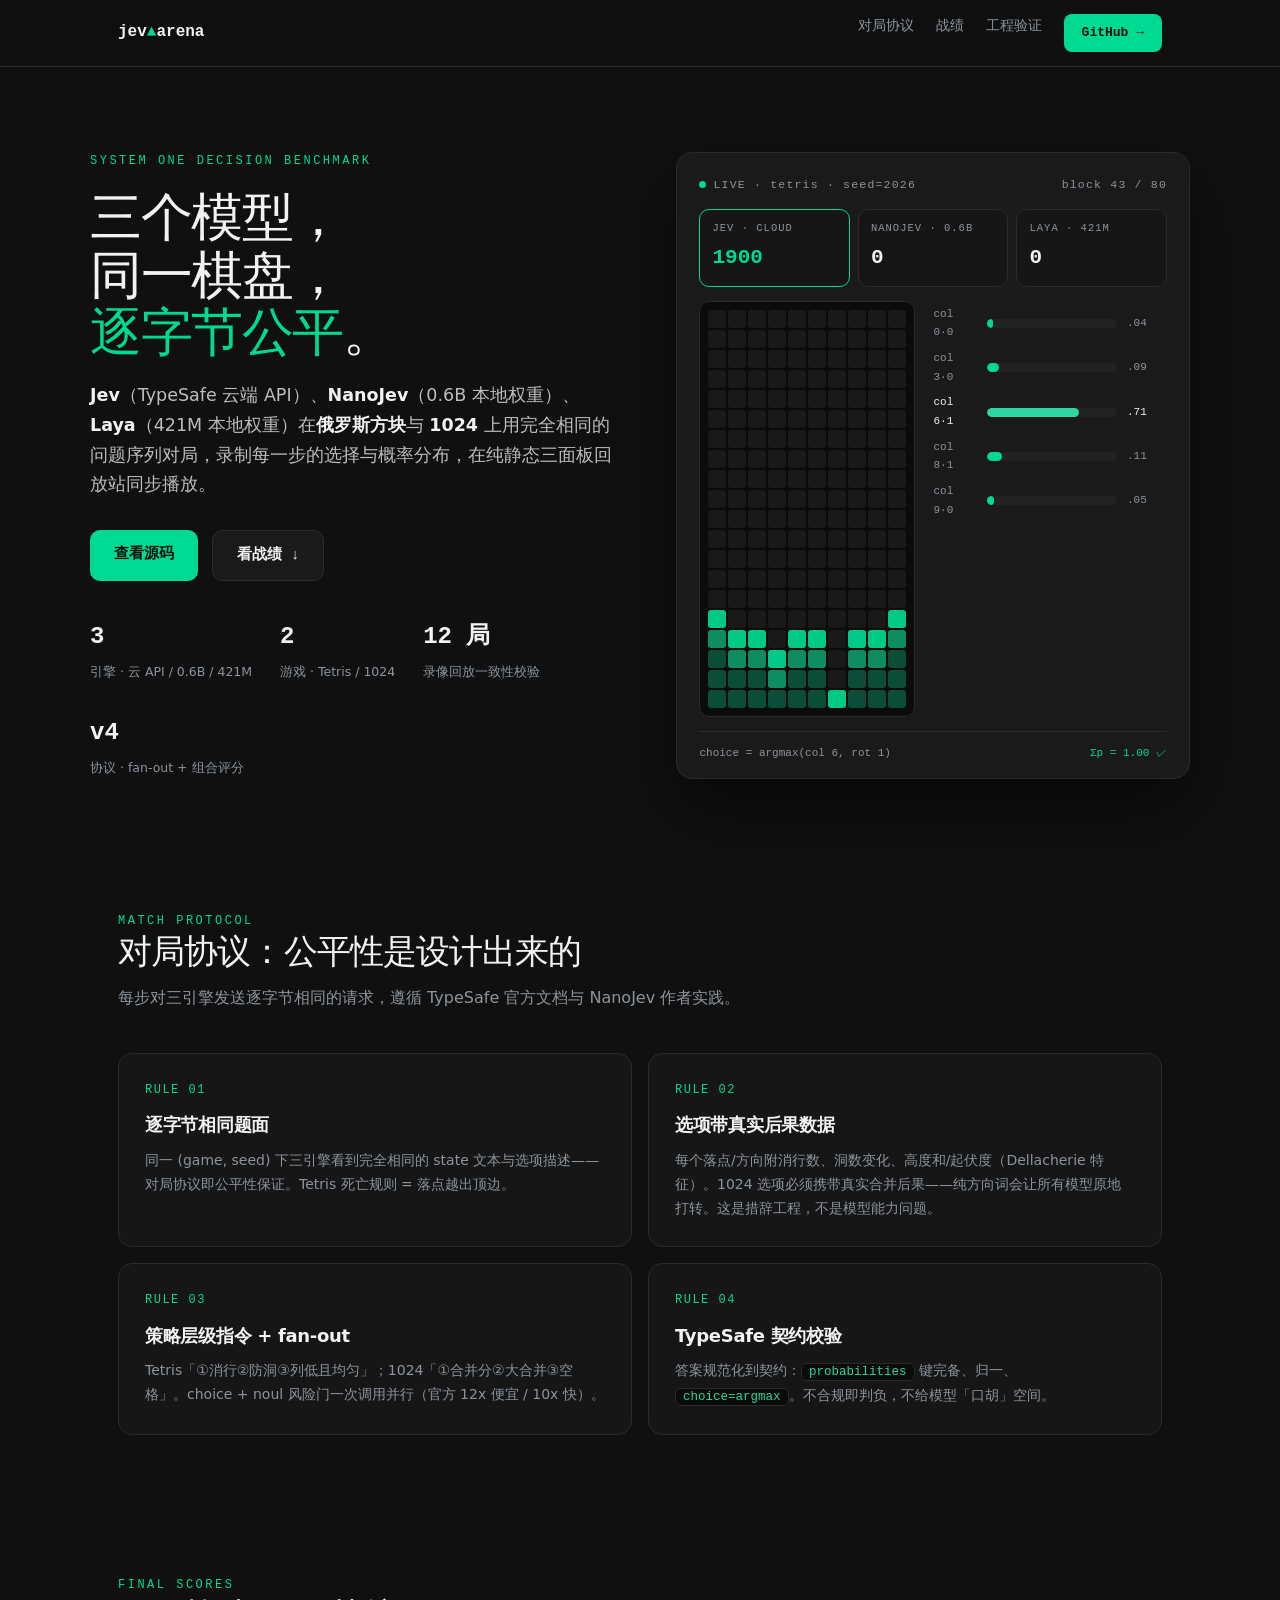
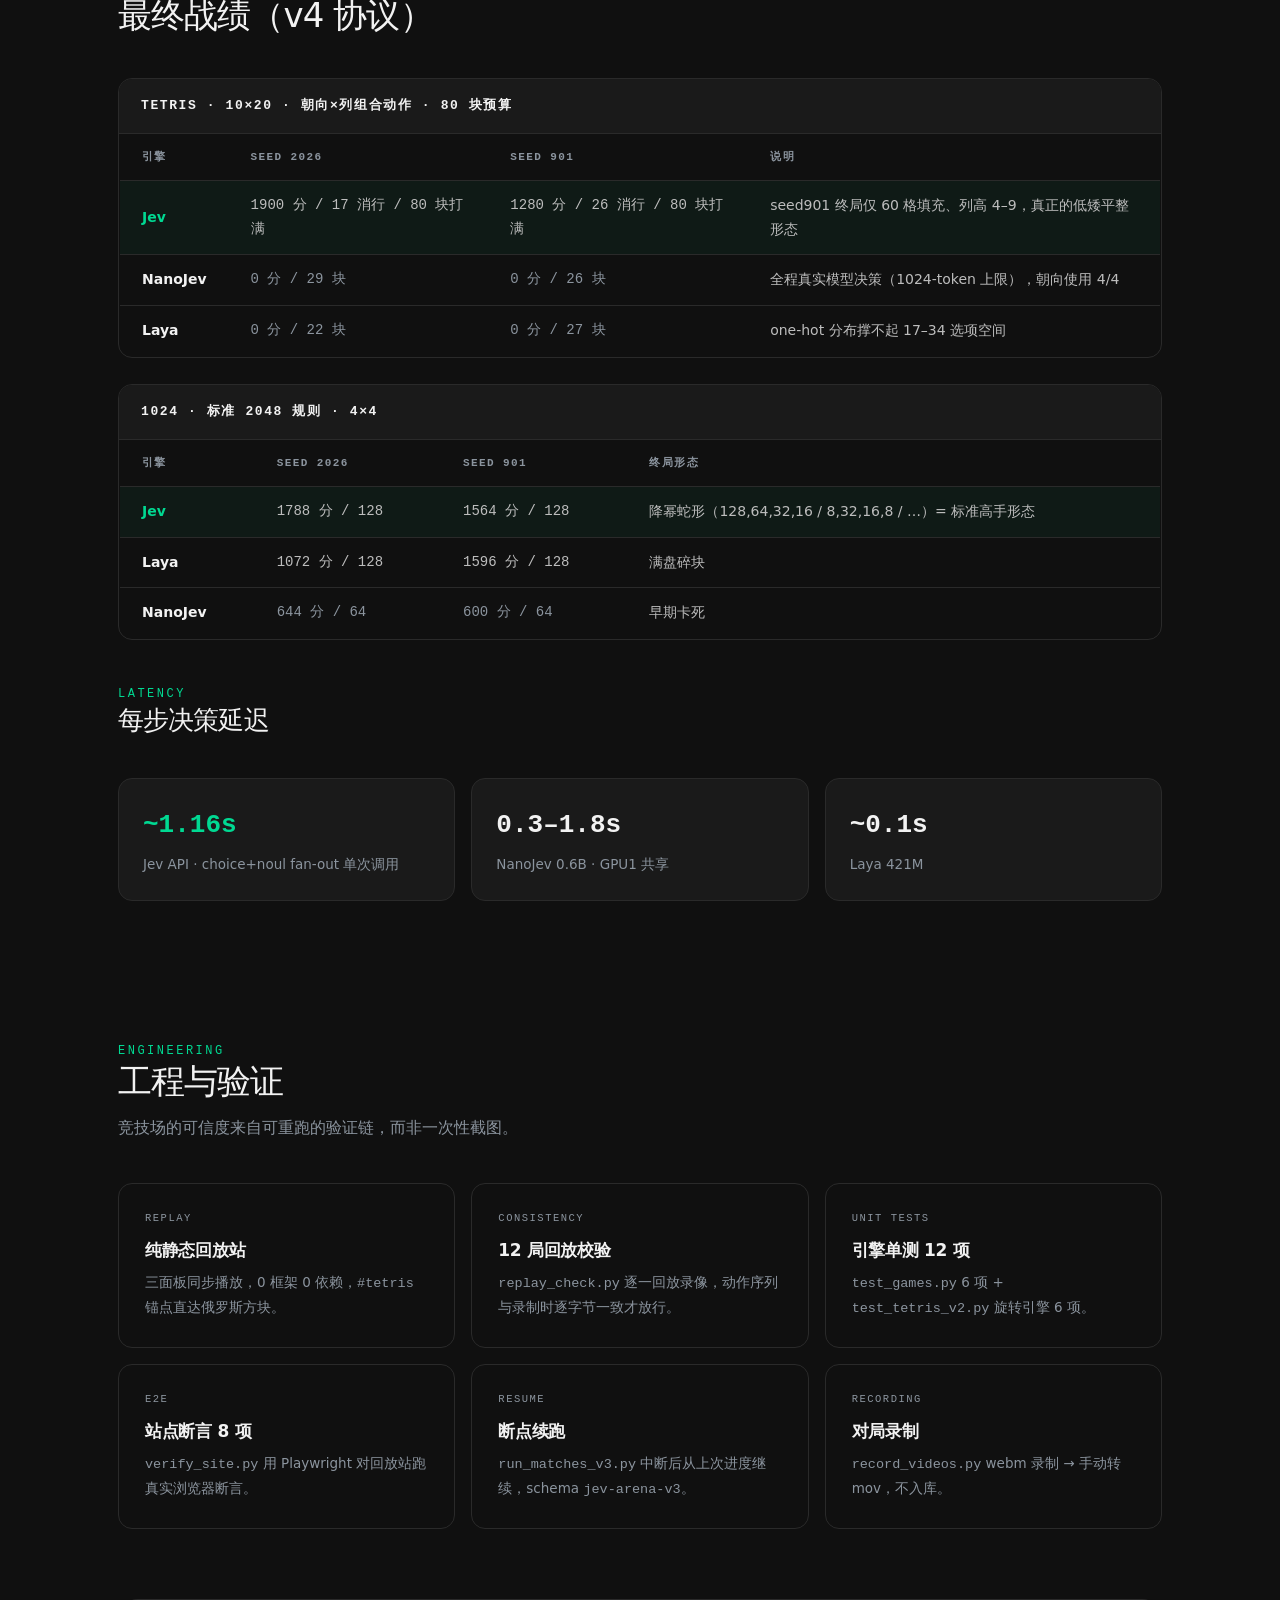
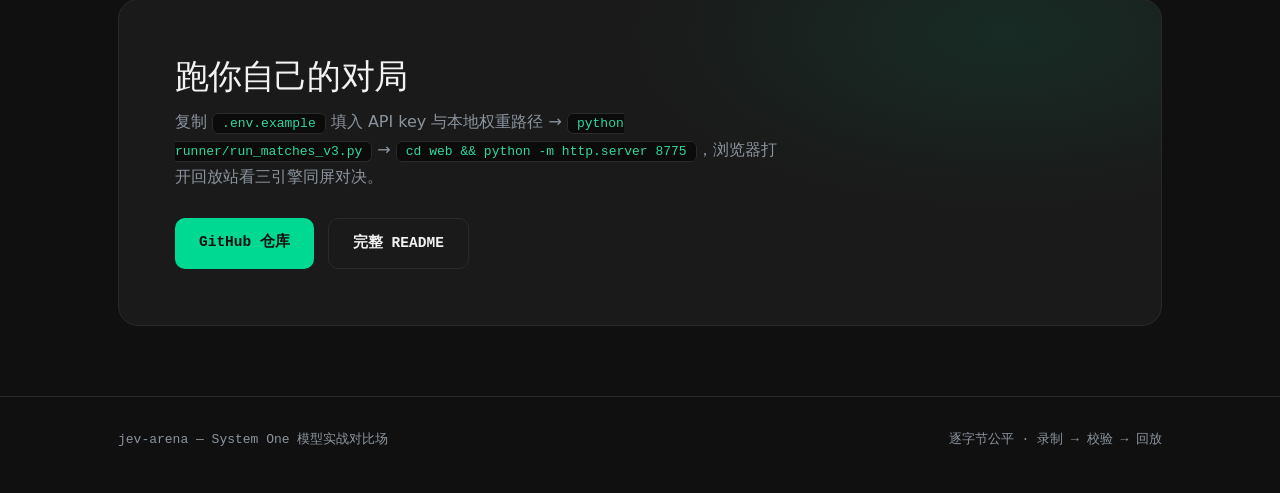
<file: docs/index.html>
<!DOCTYPE html>
<html lang="zh-CN">
<head>
<meta charset="UTF-8">
<meta name="viewport" content="width=device-width, initial-scale=1.0">
<title>jev-arena — System One 模型实战对比场</title>
<link rel="icon" type="image/svg+xml" href="favicon.svg">
<meta name="description" content="Jev（TypeSafe 云端）、NanoJev（0.6B）、Laya（421M）三引擎在俄罗斯方块与 1024 上逐字节公平对局，录制每步选择与概率分布，纯静态三面板回放站同步播放。">
<style>
:root{
  --primary:#00d992; --primary-soft:#2fd6a1; --primary-deep:#10b981; --on-primary:#101010;
  --ink:#f2f2f2; --ink-strong:#ffffff; --body:#bdbdbd; --mute:#8b949e; --hairline:#2a2a2a;
  --canvas:#101010; --canvas-soft:#1a1a1a; --canvas-elev:#161616;
  --danger:#e0604c; --warn:#e8a55a;
  --mono:"JetBrains Mono","SFMono-Regular",Consolas,"Courier New",monospace;
  --sans:"Inter","PingFang SC","Microsoft YaHei",system-ui,-apple-system,"Segoe UI",sans-serif;
}
*{margin:0;padding:0;box-sizing:border-box}
html{scroll-behavior:smooth}
body{background:var(--canvas);color:var(--body);font-family:var(--sans);line-height:1.7;font-size:16px}
::selection{background:var(--primary);color:var(--on-primary)}
.wrap{max-width:1100px;margin:0 auto;padding:0 28px}
a{color:var(--primary);text-decoration:none}
a:hover{text-decoration:underline}
.eyebrow{font-family:var(--mono);font-size:12px;letter-spacing:2.5px;text-transform:uppercase;color:var(--primary)}
h1,h2,h3{color:var(--ink);font-weight:400;font-family:var(--sans)}
h2{font-size:34px;line-height:1.2;letter-spacing:-0.9px}
h3{font-size:18px;font-weight:600;letter-spacing:-0.3px}
.mono{font-family:var(--mono)}

nav{position:sticky;top:0;z-index:50;background:rgba(16,16,16,.82);backdrop-filter:blur(14px);-webkit-backdrop-filter:blur(14px);border-bottom:1px solid var(--hairline)}
.nav-in{max-width:1100px;margin:0 auto;padding:14px 28px;display:flex;align-items:center;gap:24px}
.brand{font-family:var(--mono);font-size:16px;color:var(--ink);font-weight:600}
.brand b{color:var(--primary)}
nav .links{margin-left:auto;display:flex;gap:22px;font-size:14px}
nav .links a{color:var(--mute)}
nav .links a:hover{color:var(--ink);text-decoration:none}
.nav-cta{background:var(--primary);color:var(--on-primary)!important;padding:8px 18px;border-radius:8px;font-weight:600;font-family:var(--mono);font-size:13px}
.nav-cta:hover{background:var(--primary-soft);text-decoration:none}

.hero{padding:84px 0 60px;display:grid;grid-template-columns:1.02fr .98fr;gap:52px;align-items:center}
.hero h1{font-size:52px;line-height:1.1;letter-spacing:-1.4px;margin:18px 0 20px}
.hero h1 em{font-style:normal;color:var(--primary)}
.hero .lede{font-size:17.5px;max-width:33em}
.hero .lede b{color:var(--ink);font-weight:600}
.hero-actions{display:flex;gap:14px;margin-top:30px;flex-wrap:wrap}
.btn{display:inline-block;padding:12px 24px;border-radius:10px;font-weight:600;font-size:14.5px;font-family:var(--mono);transition:transform .15s, background .15s, border-color .15s}
.btn:hover{text-decoration:none;transform:translateY(-1px)}
.btn-primary{background:var(--primary);color:var(--on-primary)}
.btn-primary:hover{background:var(--primary-soft)}
.btn-ghost{border:1px solid var(--hairline);color:var(--ink);background:var(--canvas-soft)}
.btn-ghost:hover{border-color:var(--mute)}
.hero-facts{display:flex;gap:28px;margin-top:36px;flex-wrap:wrap}
.fact b{display:block;font-family:var(--mono);font-size:24px;color:var(--ink);font-weight:600}
.fact span{font-size:12.5px;color:var(--mute)}

/* ── arena panel ── */
.arena{background:var(--canvas-soft);border:1px solid var(--hairline);border-radius:16px;padding:22px 22px 16px;box-shadow:0 30px 70px rgba(0,0,0,.5)}
.a-head{display:flex;justify-content:space-between;align-items:center;font-family:var(--mono);font-size:11.5px;color:var(--mute);letter-spacing:1.2px;margin-bottom:14px}
.live-dot{width:7px;height:7px;border-radius:50%;background:var(--primary);display:inline-block;margin-right:7px;animation:pulse 1.6s infinite}
@keyframes pulse{0%,100%{opacity:1}50%{opacity:.35}}
.scorebar{display:grid;grid-template-columns:1fr 1fr 1fr;gap:8px;margin-bottom:14px}
.eng{border:1px solid var(--hairline);border-radius:10px;padding:10px 12px;background:var(--canvas-elev)}
.eng .nm{font-family:var(--mono);font-size:10.5px;letter-spacing:1px;color:var(--mute)}
.eng .sc{font-family:var(--mono);font-size:21px;font-weight:600;color:var(--ink);margin-top:2px}
.eng.lead{border-color:var(--primary)}
.eng.lead .sc{color:var(--primary)}
.a-body{display:grid;grid-template-columns:auto 1fr;gap:18px;align-items:start}
.board{display:grid;grid-template-columns:repeat(10,18px);grid-auto-rows:18px;gap:2px;background:#0b0b0b;padding:8px;border-radius:10px;border:1px solid var(--hairline)}
.cell{background:#191919;border-radius:3px}
.cell.f1{background:var(--primary);opacity:.92}
.cell.f2{background:var(--primary-deep);opacity:.75}
.cell.f3{background:#0e7a5a;opacity:.6}
.prob{display:flex;flex-direction:column;gap:7px;padding-top:4px}
.pr{display:grid;grid-template-columns:44px 1fr 40px;align-items:center;gap:10px;font-family:var(--mono);font-size:11px;color:var(--mute)}
.pr .bar{height:9px;background:#222;border-radius:5px;overflow:hidden}
.pr .bar i{display:block;height:100%;width:0;background:var(--primary);border-radius:5px;transition:width .7s cubic-bezier(.2,.7,.2,1)}
.pr.win .bar i{background:var(--primary-soft)}
.pr.win{color:var(--ink)}
.a-foot{display:flex;justify-content:space-between;font-family:var(--mono);font-size:11px;color:var(--mute);margin-top:14px;padding-top:12px;border-top:1px solid var(--hairline)}
.a-foot .ok{color:var(--primary)}

/* ── sections ── */
section{padding:70px 0}
.sec-head{max-width:660px;margin-bottom:42px}
.sec-head p{color:var(--mute);margin-top:12px;font-size:16px}

table.match{width:100%;border-collapse:collapse;font-size:14px;border:1px solid var(--hairline);border-radius:14px;overflow:hidden}
.match-wrap{border:1px solid var(--hairline);border-radius:14px;overflow:hidden;margin-bottom:26px}
.match-wrap h3{font-family:var(--mono);font-size:13px;letter-spacing:1.6px;color:var(--ink);padding:16px 22px;background:var(--canvas-soft);border-bottom:1px solid var(--hairline);text-transform:uppercase}
table.match th{font-family:var(--mono);font-size:11px;letter-spacing:1.4px;text-transform:uppercase;color:var(--mute);text-align:left;padding:13px 22px;font-weight:600;border-bottom:1px solid var(--hairline)}
table.match td{padding:13px 22px;border-bottom:1px solid var(--hairline)}
table.match tr:last-child td{border-bottom:none}
table.match td:first-child{color:var(--ink);font-weight:600}
table.match tr.lead td{background:rgba(0,217,146,.05)}
table.match tr.lead td:first-child{color:var(--primary)}
table.match .num{font-family:var(--mono)}
table.match .zero{color:var(--mute)}
.match-note{font-size:13px;color:var(--mute);margin-top:-8px;margin-bottom:26px}

.lat{display:grid;grid-template-columns:repeat(3,1fr);gap:16px}
.lat-card{border:1px solid var(--hairline);border-radius:14px;padding:24px;background:var(--canvas-soft)}
.lat-card .v{font-family:var(--mono);font-size:26px;color:var(--ink);font-weight:600}
.lat-card.lead .v{color:var(--primary)}
.lat-card .n{font-size:13.5px;color:var(--mute);margin-top:6px}

.proto{display:grid;grid-template-columns:1fr 1fr;gap:16px}
.p-card{border:1px solid var(--hairline);border-radius:14px;padding:26px;background:var(--canvas-elev)}
.p-card .no{font-family:var(--mono);font-size:12px;color:var(--primary);letter-spacing:1.5px}
.p-card h3{margin:10px 0 8px}
.p-card p{font-size:14px;color:var(--mute)}
.p-card code{font-family:var(--mono);font-size:12.5px;background:#0b0b0b;border:1px solid var(--hairline);padding:1px 7px;border-radius:6px;color:var(--primary-soft)}

.eng-grid{display:grid;grid-template-columns:repeat(3,1fr);gap:16px}
.eng-card{border:1px solid var(--hairline);border-radius:14px;padding:26px}
.eng-card .tag{font-family:var(--mono);font-size:10.5px;letter-spacing:1.5px;color:var(--mute);text-transform:uppercase}
.eng-card h3{margin:8px 0 6px;font-size:17px}
.eng-card p{font-size:13.5px;color:var(--mute)}

.cta{background:var(--canvas-soft);border:1px solid var(--hairline);border-radius:20px;padding:56px;position:relative;overflow:hidden}
.cta::before{content:"";position:absolute;inset:0;background:radial-gradient(ellipse 60% 90% at 85% 10%,rgba(0,217,146,.09),transparent 60%);pointer-events:none}
.cta h2{margin-bottom:12px}
.cta p{color:var(--mute);margin-bottom:28px;max-width:38em}
.cta .row{display:flex;gap:14px;flex-wrap:wrap}
.cta code{font-family:var(--mono);font-size:13px;background:#0b0b0b;border:1px solid var(--hairline);padding:2px 9px;border-radius:6px;color:var(--primary-soft)}

footer{border-top:1px solid var(--hairline);padding:32px 0 42px;margin-top:70px}
footer .wrap{display:flex;justify-content:space-between;gap:18px;flex-wrap:wrap;font-size:13px;color:var(--mute);font-family:var(--mono)}

.reveal{opacity:0;transform:translateY(18px);transition:opacity .6s,transform .6s}
.reveal.in{opacity:1;transform:none}
@media (prefers-reduced-motion:reduce){.reveal{opacity:1;transform:none;transition:none}.live-dot{animation:none}}

@media (max-width:940px){
  .hero{grid-template-columns:1fr;gap:44px;padding-top:52px}
  .hero h1{font-size:38px}
  .a-body{grid-template-columns:1fr}
  .board{justify-self:center}
  .proto{grid-template-columns:1fr}
  .eng-grid{grid-template-columns:1fr}
  .lat{grid-template-columns:1fr}
  nav .links a:not(.nav-cta){display:none}
  .cta{padding:38px 26px}
}
</style>
</head>
<body>

<nav>
  <div class="nav-in">
    <div class="brand">jev<b>▲</b>arena</div>
    <div class="links">
      <a href="#protocol">对局协议</a>
      <a href="#scores">战绩</a>
      <a href="#verify">工程验证</a>
      <a class="nav-cta" href="https://github.com/Samge0/jev-arena" target="_blank" rel="noopener">GitHub →</a>
    </div>
  </div>
</nav>

<header class="wrap hero">
  <div>
    <div class="eyebrow">System One Decision Benchmark</div>
    <h1>三个模型，<br>同一棋盘，<br><em>逐字节公平</em>。</h1>
    <p class="lede"><b>Jev</b>（TypeSafe 云端 API）、<b>NanoJev</b>（0.6B 本地权重）、<b>Laya</b>（421M 本地权重）在<b>俄罗斯方块</b>与 <b>1024</b> 上用完全相同的问题序列对局，录制每一步的选择与概率分布，在纯静态三面板回放站同步播放。</p>
    <div class="hero-actions">
      <a class="btn btn-primary" href="https://github.com/Samge0/jev-arena" target="_blank" rel="noopener">查看源码</a>
      <a class="btn btn-ghost" href="#scores">看战绩 ↓</a>
    </div>
    <div class="hero-facts">
      <div class="fact"><b>3</b><span>引擎 · 云 API / 0.6B / 421M</span></div>
      <div class="fact"><b>2</b><span>游戏 · Tetris / 1024</span></div>
      <div class="fact"><b>12 局</b><span>录像回放一致性校验</span></div>
      <div class="fact"><b>v4</b><span>协议 · fan-out + 组合评分</span></div>
    </div>
  </div>
  <div class="arena" aria-label="三引擎对战演示面板">
    <div class="a-head"><span><span class="live-dot"></span>LIVE · tetris · seed=2026</span><span id="ppBlock">block 42 / 80</span></div>
    <div class="scorebar">
      <div class="eng lead"><div class="nm">JEV · CLOUD</div><div class="sc" id="scJ">1900</div></div>
      <div class="eng"><div class="nm">NANOJEV · 0.6B</div><div class="sc" id="scN">0</div></div>
      <div class="eng"><div class="nm">LAYA · 421M</div><div class="sc" id="scL">0</div></div>
    </div>
    <div class="a-body">
      <div class="board" id="board"></div>
      <div class="prob" id="prob">
        <div class="pr"><span>col 0·0</span><span class="bar"><i style="--w:4%"></i></span><span>.04</span></div>
        <div class="pr"><span>col 3·0</span><span class="bar"><i style="--w:9%"></i></span><span>.09</span></div>
        <div class="pr win"><span>col 6·1</span><span class="bar"><i style="--w:71%"></i></span><span>.71</span></div>
        <div class="pr"><span>col 8·1</span><span class="bar"><i style="--w:11%"></i></span><span>.11</span></div>
        <div class="pr"><span>col 9·0</span><span class="bar"><i style="--w:5%"></i></span><span>.05</span></div>
      </div>
    </div>
    <div class="a-foot"><span>choice = argmax(col 6, rot 1)</span><span class="ok">Σp = 1.00 ✓</span></div>
  </div>
</header>

<section id="protocol">
  <div class="wrap">
    <div class="sec-head reveal">
      <div class="eyebrow">Match Protocol</div>
      <h2>对局协议：公平性是设计出来的</h2>
      <p>每步对三引擎发送逐字节相同的请求，遵循 TypeSafe 官方文档与 NanoJev 作者实践。</p>
    </div>
    <div class="proto">
      <div class="p-card reveal">
        <div class="no">RULE 01</div>
        <h3>逐字节相同题面</h3>
        <p>同一 (game, seed) 下三引擎看到完全相同的 state 文本与选项描述——对局协议即公平性保证。Tetris 死亡规则 = 落点越出顶边。</p>
      </div>
      <div class="p-card reveal">
        <div class="no">RULE 02</div>
        <h3>选项带真实后果数据</h3>
        <p>每个落点/方向附消行数、洞数变化、高度和/起伏度（Dellacherie 特征）。1024 选项必须携带真实合并后果——纯方向词会让所有模型原地打转。这是措辞工程，不是模型能力问题。</p>
      </div>
      <div class="p-card reveal">
        <div class="no">RULE 03</div>
        <h3>策略层级指令 + fan-out</h3>
        <p>Tetris「①消行②防洞③列低且均匀」；1024「①合并分②大合并③空格」。choice + noul 风险门一次调用并行（官方 12x 便宜 / 10x 快）。</p>
      </div>
      <div class="p-card reveal">
        <div class="no">RULE 04</div>
        <h3>TypeSafe 契约校验</h3>
        <p>答案规范化到契约：<code>probabilities</code> 键完备、归一、<code>choice=argmax</code>。不合规即判负，不给模型「口胡」空间。</p>
      </div>
    </div>
  </div>
</section>

<section id="scores">
  <div class="wrap">
    <div class="sec-head reveal">
      <div class="eyebrow">Final Scores</div>
      <h2>最终战绩（v4 协议）</h2>
    </div>

    <div class="match-wrap reveal">
      <h3>Tetris · 10×20 · 朝向×列组合动作 · 80 块预算</h3>
      <table class="match">
        <thead><tr><th>引擎</th><th>seed 2026</th><th>seed 901</th><th>说明</th></tr></thead>
        <tbody>
          <tr class="lead"><td>Jev</td><td class="num">1900 分 / 17 消行 / 80 块打满</td><td class="num">1280 分 / 26 消行 / 80 块打满</td><td>seed901 终局仅 60 格填充、列高 4–9，真正的低矮平整形态</td></tr>
          <tr><td>NanoJev</td><td class="num zero">0 分 / 29 块</td><td class="num zero">0 分 / 26 块</td><td>全程真实模型决策（1024-token 上限），朝向使用 4/4</td></tr>
          <tr><td>Laya</td><td class="num zero">0 分 / 22 块</td><td class="num zero">0 分 / 27 块</td><td>one-hot 分布撑不起 17–34 选项空间</td></tr>
        </tbody>
      </table>
    </div>

    <div class="match-wrap reveal">
      <h3>1024 · 标准 2048 规则 · 4×4</h3>
      <table class="match">
        <thead><tr><th>引擎</th><th>seed 2026</th><th>seed 901</th><th>终局形态</th></tr></thead>
        <tbody>
          <tr class="lead"><td>Jev</td><td class="num">1788 分 / 128</td><td class="num">1564 分 / 128</td><td>降幂蛇形（128,64,32,16 / 8,32,16,8 / …）= 标准高手形态</td></tr>
          <tr><td>Laya</td><td class="num">1072 分 / 128</td><td class="num">1596 分 / 128</td><td>满盘碎块</td></tr>
          <tr><td>NanoJev</td><td class="num zero">644 分 / 64</td><td class="num zero">600 分 / 64</td><td>早期卡死</td></tr>
        </tbody>
      </table>
    </div>

    <div class="sec-head reveal" style="margin-top:44px">
      <div class="eyebrow">Latency</div>
      <h2 style="font-size:26px">每步决策延迟</h2>
    </div>
    <div class="lat">
      <div class="lat-card lead reveal"><div class="v">~1.16s</div><div class="n">Jev API · choice+noul fan-out 单次调用</div></div>
      <div class="lat-card reveal"><div class="v">0.3–1.8s</div><div class="n">NanoJev 0.6B · GPU1 共享</div></div>
      <div class="lat-card reveal"><div class="v">~0.1s</div><div class="n">Laya 421M</div></div>
    </div>
  </div>
</section>

<section id="verify">
  <div class="wrap">
    <div class="sec-head reveal">
      <div class="eyebrow">Engineering</div>
      <h2>工程与验证</h2>
      <p>竞技场的可信度来自可重跑的验证链，而非一次性截图。</p>
    </div>
    <div class="eng-grid">
      <div class="eng-card reveal">
        <div class="tag">Replay</div>
        <h3>纯静态回放站</h3>
        <p>三面板同步播放，0 框架 0 依赖，<span class="mono">#tetris</span> 锚点直达俄罗斯方块。</p>
      </div>
      <div class="eng-card reveal">
        <div class="tag">Consistency</div>
        <h3>12 局回放校验</h3>
        <p><span class="mono">replay_check.py</span> 逐一回放录像，动作序列与录制时逐字节一致才放行。</p>
      </div>
      <div class="eng-card reveal">
        <div class="tag">Unit Tests</div>
        <h3>引擎单测 12 项</h3>
        <p><span class="mono">test_games.py</span> 6 项 + <span class="mono">test_tetris_v2.py</span> 旋转引擎 6 项。</p>
      </div>
      <div class="eng-card reveal">
        <div class="tag">E2E</div>
        <h3>站点断言 8 项</h3>
        <p><span class="mono">verify_site.py</span> 用 Playwright 对回放站跑真实浏览器断言。</p>
      </div>
      <div class="eng-card reveal">
        <div class="tag">Resume</div>
        <h3>断点续跑</h3>
        <p><span class="mono">run_matches_v3.py</span> 中断后从上次进度继续，schema <span class="mono">jev-arena-v3</span>。</p>
      </div>
      <div class="eng-card reveal">
        <div class="tag">Recording</div>
        <h3>对局录制</h3>
        <p><span class="mono">record_videos.py</span> webm 录制 → 手动转 mov，不入库。</p>
      </div>
    </div>
  </div>
</section>

<section class="wrap" style="padding-top:0">
  <div class="cta reveal">
    <h2>跑你自己的对局</h2>
    <p>复制 <code>.env.example</code> 填入 API key 与本地权重路径 → <code>python runner/run_matches_v3.py</code> → <code>cd web && python -m http.server 8775</code>，浏览器打开回放站看三引擎同屏对决。</p>
    <div class="row">
      <a class="btn btn-primary" href="https://github.com/Samge0/jev-arena" target="_blank" rel="noopener">GitHub 仓库</a>
      <a class="btn btn-ghost" href="https://github.com/Samge0/jev-arena#readme" target="_blank" rel="noopener">完整 README</a>
    </div>
  </div>
</section>

<footer>
  <div class="wrap">
    <div>jev-arena — System One 模型实战对比场</div>
    <div>逐字节公平 · 录制 → 校验 → 回放</div>
  </div>
</footer>

<script>
(function(){
  // board render: 10x20 grid, deterministic low-flat pattern
  var board = document.getElementById('board');
  var cells = [];
  for(var i=0;i<200;i++){ var d=document.createElement('div'); d.className='cell'; board.appendChild(d); cells.push(d); }
  // low flat stack: bottom 4 rows with one pit at col 6 (seed 2026 final form)
  var heights = [5,4,4,3,4,4,1,4,4,5]; // per-column filled counts
  function render(){
    cells.forEach(function(c){ c.className='cell'; });
    heights.forEach(function(h,col){
      for(var r=0;r<h;r++){
        var row = 19-r;
        var c = cells[row*10+col];
        c.className = 'cell ' + (r===h-1 ? 'f1' : (r>=h-2 ? 'f2' : 'f3'));
      }
    });
  }
  render();

  // probability bars animate in when hero visible; win bar re-highlights
  var reduced = window.matchMedia('(prefers-reduced-motion: reduce)').matches;
  var bars = document.querySelectorAll('#prob .bar i');
  function setBars(){
    bars.forEach(function(b){ b.style.width = b.style.getPropertyValue('--w'); });
  }
  if(reduced){ setBars(); }
  else{
    var io1 = new IntersectionObserver(function(es){
      es.forEach(function(e){ if(e.isIntersecting){ setTimeout(setBars, 250); io1.disconnect(); } });
    },{threshold:.3});
    io1.observe(document.getElementById('prob'));
  }

  // subtle live block counter on score head
  var blockEl = document.getElementById('ppBlock');
  if(!reduced && blockEl){
    var n = 42;
    setInterval(function(){ n = n>=80 ? 42 : n+1; blockEl.textContent = 'block ' + n + ' / 80'; }, 1400);
  }

  // reveal on scroll
  var io = new IntersectionObserver(function(es){
    es.forEach(function(e){ if(e.isIntersecting){ e.target.classList.add('in'); io.unobserve(e.target); } });
  },{threshold:.12});
  document.querySelectorAll('.reveal').forEach(function(el){ io.observe(el); });
})();
</script>
</body>
</html>
</file>
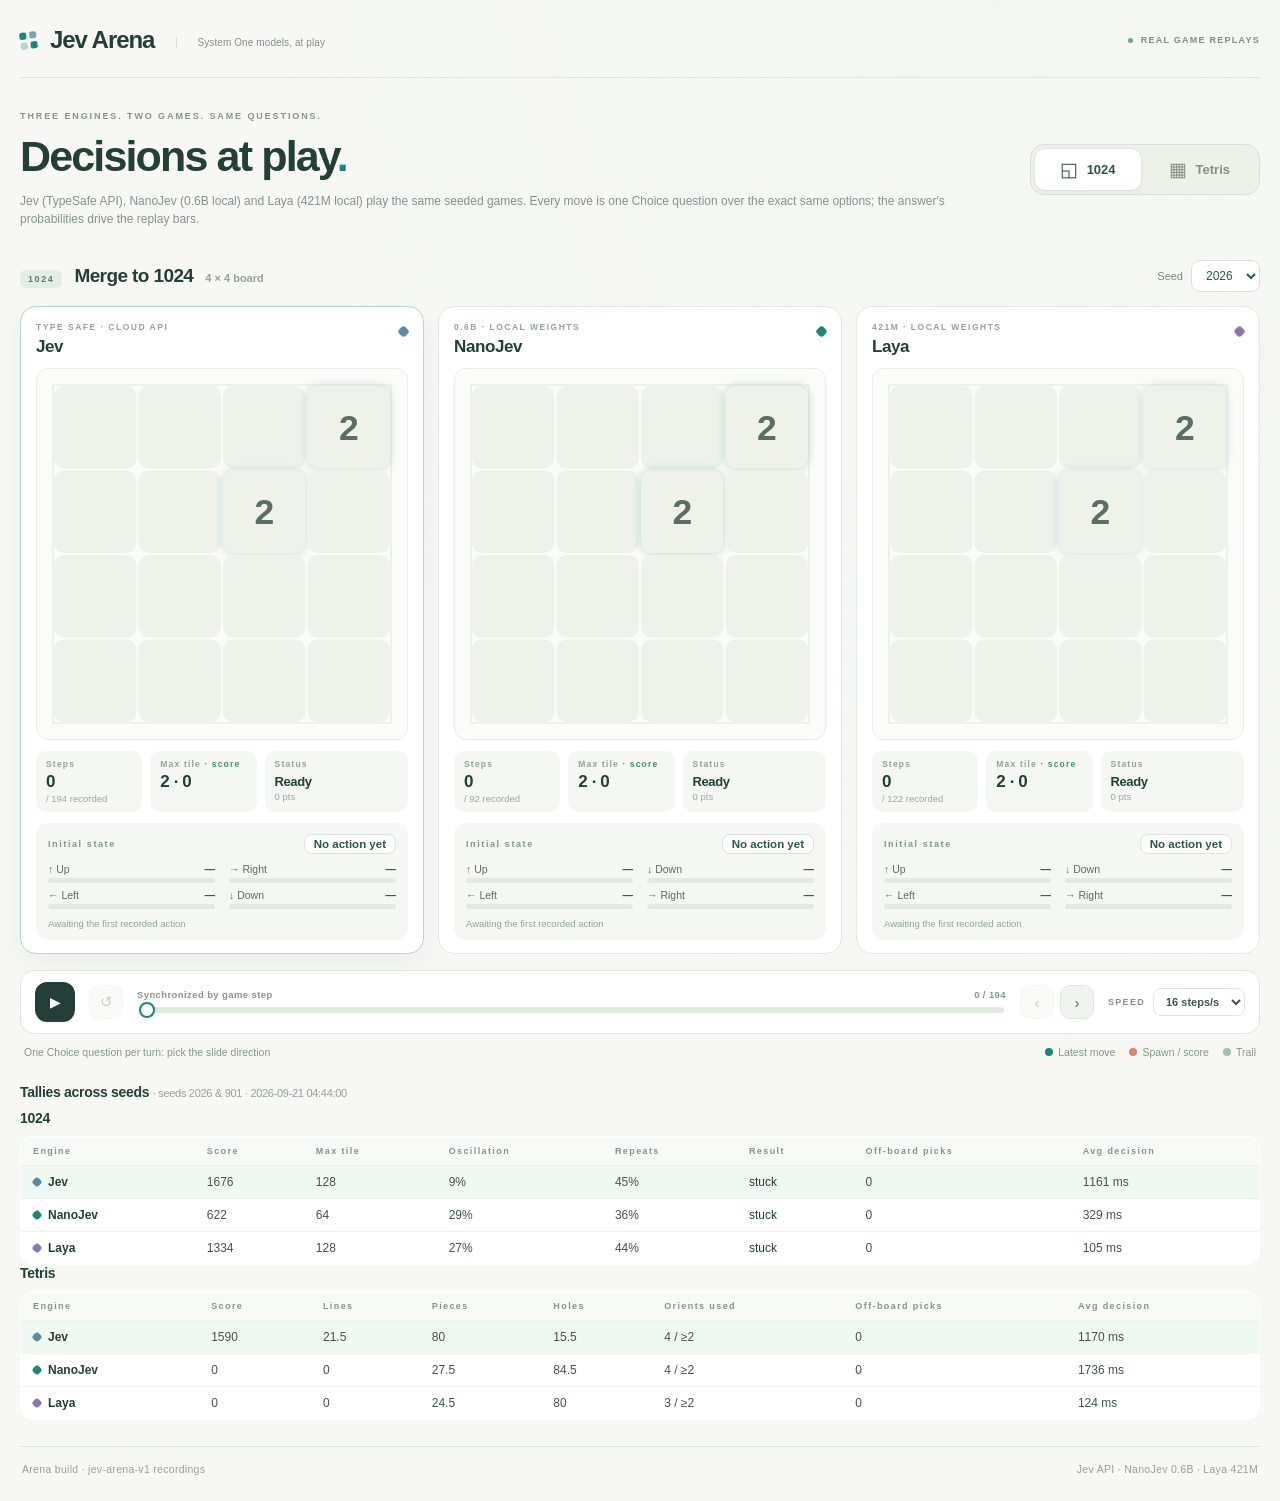
<file: web/index.html>
<!doctype html>
<html lang="en">
<head>
  <meta charset="utf-8">
  <meta name="viewport" content="width=device-width, initial-scale=1">
  <meta name="theme-color" content="#f7f8f4">
  <meta name="description" content="Jev, NanoJev and Laya play the same Tetris and 1024 games. Real System-One decisions, replayed side by side.">
  <title>Jev Arena — Decisions at play</title>
  <link rel="stylesheet" href="arena.css">
  <script src="arena.js" defer></script>
</head>
<body>
  <main id="comparisonStage" class="stage">
    <header class="site-header">
      <a class="wordmark" href="./"><span class="logo" aria-hidden="true"><i></i><i></i><i></i><i></i></span>Jev Arena<span class="wordmark-note">System One models, at play</span></a>
      <span class="recorded"><i aria-hidden="true"></i> REAL GAME REPLAYS</span>
    </header>

    <section class="intro">
      <div>
        <p class="eyebrow">THREE ENGINES. TWO GAMES. SAME QUESTIONS.</p>
        <h1>Decisions at play<span>.</span></h1>
        <p class="intro-description">Jev (TypeSafe API), NanoJev (0.6B local) and Laya (421M local) play the same seeded games.
        Every move is one Choice question over the exact same options; the answer's probabilities drive the replay bars.</p>
      </div>
      <nav class="game-tabs" aria-label="Game">
        <button type="button" data-game="1024" class="active" aria-pressed="true"><span aria-hidden="true">◱</span> 1024</button>
        <button type="button" data-game="tetris" aria-pressed="false"><span aria-hidden="true">▦</span> Tetris</button>
      </nav>
    </section>

    <section id="loadState" class="load-state" role="status"><span class="loading-dot" aria-hidden="true"></span><h2>Loading the real runs</h2><p>The recorded states and decisions will appear here.</p></section>

    <section id="viewer" hidden aria-label="Side-by-side game comparison">
      <div class="scene-heading">
        <div class="scene-title"><span id="sceneTag" class="scene-tag">1024</span><h2 id="sceneTitle"></h2><span id="sceneSize" class="scene-size"></span></div>
        <label class="seed-control" style="display:flex;align-items:center;gap:8px;font-size:11px;color:#7a8881">Seed
          <select id="seedSelect" class="seed-select" aria-label="Game seed"></select>
        </label>
      </div>
      <div id="modelPanels" class="model-panels"></div>

      <section class="transport" aria-label="Synchronized playback controls">
        <button id="play" class="play" type="button" aria-label="Play all three recordings"><span id="playIcon" aria-hidden="true">▶</span></button>
        <button id="restart" class="icon-button restart" type="button" aria-label="Restart all recordings" title="Restart">↺</button>
        <div class="timeline-area"><div class="timeline-caption"><span>Synchronized by game step</span><span id="stepCounter">0 / 0</span></div><input id="timeline" type="range" min="0" max="0" value="0" step="1" aria-label="Shared game step"></div>
        <div class="step-controls"><button id="previous" class="icon-button" type="button" aria-label="Previous step" title="Previous step">‹</button><button id="next" class="icon-button" type="button" aria-label="Next step" title="Next step">›</button></div>
        <label class="speed"><span>SPEED</span><select id="speed" aria-label="Playback speed"><option value="4">4 steps/s</option><option value="8">8 steps/s</option><option value="16" selected>16 steps/s</option><option value="32">32 steps/s</option><option value="64">64 steps/s</option></select></label>
      </section>
      <div class="viewer-footer"><span id="sceneCaption">Recorded decisions · identical question per step</span>
        <div class="legend"><span><i class="legend-agent"></i>Latest move</span><span><i class="legend-food"></i>Spawn / score</span><span><i class="legend-trail"></i>Trail</span></div>
      </div>
    </section>

    <section id="aggregate" class="agg-section" hidden>
      <h3>Tallies across seeds <span id="tallyNote" style="font-weight:450;color:#93a29a;font-size:11px"></span></h3>
      <div id="tallyTables"></div>
    </section>

    <footer class="site-footer"><span>Arena build · jev-arena-v1 recordings</span><span>Jev API · NanoJev 0.6B · Laya 421M</span></footer>
  </main>

  <template id="modelTemplate">
    <article class="model-panel">
      <header class="model-header"><div><p class="model-role"></p><h2 class="model-name"></h2></div><span class="model-marker" aria-hidden="true"></span></header>
      <div class="board-wrap"><canvas role="img" aria-label="Recorded game board"></canvas><span class="board-status" hidden></span></div>
      <div class="model-stats"><div><span class="stat-label">Steps</span><strong class="stat-steps">0</strong><small class="stat-total"></small></div><div><span class="stat-label stat-secondary-label">Score</span><strong class="stat-secondary">0</strong></div><div class="state-stat"><span class="stat-label">Status</span><strong class="stat-status">Ready</strong><small class="stat-outcome"></small></div></div>
      <section class="decision"><div class="decision-heading"><span class="decision-title">Last decision</span><span class="decision-action">Initial state</span></div><div class="probability-grid"></div><div class="decision-foot"><span class="probability-kind"></span><span class="decision-origin"></span></div></section>
    </article>
  </template>
</body>
</html>
</file>
<file: web/arena.css>
:root{font-family:Inter,ui-sans-serif,-apple-system,BlinkMacSystemFont,"Segoe UI",sans-serif;color:#233f38;background:#f7f8f4;font-synthesis:none;--ink:#233f38;--muted:#7a8881;--teal:#198875;--coral:#df816c;--line:#dfe6df;--accent:#198875;--paper:#fff}
*{box-sizing:border-box}body{margin:0;background:radial-gradient(ellipse at 76% -30%,#dfeee633,transparent 55%),#f7f8f4}button,input,select{font:inherit}button,select{cursor:pointer}button{color:inherit}button:disabled{opacity:.3;cursor:default}button:focus-visible,input:focus-visible,select:focus-visible,a:focus-visible{outline:2px solid #438b79;outline-offset:5px}[hidden]{display:none!important}a{color:inherit;text-decoration:none}
.stage{max-width:1320px;padding:26px 20px 20px;margin:0 auto}
.site-header{display:flex;align-items:center;justify-content:space-between;gap:20px;border-bottom:1px solid var(--line);padding-bottom:23px}
.wordmark{display:flex;align-items:center;gap:9px;font-size:24px;font-weight:720;letter-spacing:-1.05px}
.logo{display:grid;grid-template-columns:repeat(2,7px);gap:3px;margin-right:4px;transform:rotate(-8deg)}
.logo i{width:7px;height:7px;background:var(--teal);border-radius:2px}
.logo i:nth-child(2){background:#7aa4b0}
.logo i:nth-child(3){opacity:.3}
.wordmark-note{font-size:10px;font-weight:450;letter-spacing:.1px;color:#84908a;margin:5px 0 0 13px;padding-left:20px;border-left:1px solid #d7dfd8}
.recorded{display:flex;gap:8px;align-items:center;letter-spacing:1.25px;font-size:9px;color:#7f8f85;font-weight:600}
.recorded i{height:5px;width:5px;background:#78a18c;border-radius:50%}
.intro{display:flex;align-items:center;justify-content:space-between;gap:20px;padding:33px 0 32px}
.eyebrow{font-size:9px;letter-spacing:1.9px;color:#84958c;font-weight:600;margin:0 0 12px}
.intro h1{font-size:43px;line-height:1.08;letter-spacing:-1.85px;font-weight:560;margin:0}
.intro h1>span{color:var(--teal)}
.intro-description{font-size:12px;color:#85928b;margin:13px 0 0;line-height:1.5}
.game-tabs{display:flex;border:1px solid #d9e2da;background:#edf1ea;padding:4px;border-radius:14px;gap:3px;flex-shrink:0}
.game-tabs button{display:flex;gap:9px;align-items:center;background:none;border:0;color:#849087;border-radius:10px;padding:11px 25px;font-size:13px;font-weight:550}
.game-tabs button span{font-size:19px;line-height:19px}
.game-tabs button.active{background:#fff;color:#2d5549;box-shadow:0 2px 5px #233f380e,0 0 0 1px #dbe3db66}
.scene-heading{display:flex;justify-content:space-between;align-items:center;gap:12px;margin:0 0 14px}
.scene-title{display:flex;align-items:baseline;gap:12px}
.scene-tag{font-size:9px;letter-spacing:1.6px;font-weight:650;color:#5c7a6d;background:#e2ede5;border-radius:6px;padding:4px 8px}
.scene-title h2{font-size:19px;letter-spacing:-.6px;font-weight:620;margin:0}
.scene-size{font-size:11px;color:#93a29a;font-weight:550}
.load-state{border:1px dashed #ccd8cd;border-radius:16px;padding:52px 20px;text-align:center;color:#85928b}
.load-state h2{margin:12px 0 6px;font-size:17px;color:#4f635a}
.load-state .loading-dot{display:inline-block;width:8px;height:8px;border-radius:50%;background:#78a18c;animation:pulse 1.1s infinite}
@keyframes pulse{0%,100%{opacity:.35}50%{opacity:1}}
.load-state.error .loading-dot{background:#d67a61;animation:none}
.model-panels{display:grid;grid-template-columns:repeat(3,1fr);gap:14px}
@media(max-width:980px){.model-panels{grid-template-columns:1fr}.intro{flex-direction:column;align-items:flex-start}.intro h1{font-size:32px}}
.model-panel{background:var(--paper);border:1px solid #e2e8e1;border-radius:16px;padding:15px 15px 13px;display:flex;flex-direction:column;gap:11px;position:relative}
.model-panel.primary{border-color:#b9d6c6;box-shadow:0 8px 22px #233f380d}
.model-header{display:flex;justify-content:space-between;align-items:flex-start}
.model-role{font-size:8.5px;letter-spacing:1.5px;color:#93a29a;font-weight:650;margin:0 0 5px}
.model-name{font-size:17px;font-weight:640;letter-spacing:-.4px;margin:0}
.model-marker{width:9px;height:9px;border-radius:3px;background:var(--accent);margin-top:5px;transform:rotate(45deg)}
.board-wrap{position:relative;background:#fbfcf9;border:1px solid #e8ede6;border-radius:12px;padding:8px}
.board-wrap canvas{display:block;width:100%;height:auto;aspect-ratio:10/14}
.board-status{position:absolute;inset:auto 14px 14px auto;background:#ffffffee;border:1px solid #d9e2da;color:#2d5549;font-size:11px;font-weight:620;border-radius:9px;padding:5px 10px;box-shadow:0 3px 9px #233f3812}
.board-status.negative{color:#a34d33;border-color:#e8c8ba;background:#fdf3ee}
.model-stats{display:grid;grid-template-columns:1fr 1fr 1.35fr;gap:8px}
.model-stats>div,.state-stat{background:#f4f7f2;border-radius:10px;padding:8px 10px;min-width:0}
.stat-label{display:block;font-size:8.5px;letter-spacing:1.2px;color:#93a29a;font-weight:650;margin-bottom:3px}
.stat-label b{color:#438b79;font-weight:700}
.model-stats strong{font-size:17px;font-weight:650;letter-spacing:-.4px}
.model-stats small{display:block;font-size:9.5px;color:#9aa8a0;margin-top:1px}
.stat-status{font-size:13px!important}
.decision{background:#f4f7f2;border-radius:12px;padding:11px 12px}
.decision-heading{display:flex;justify-content:space-between;align-items:center;margin-bottom:9px}
.decision-title{font-size:9px;letter-spacing:1.6px;color:#84958c;font-weight:650}
.decision-action{font-size:11.5px;font-weight:640;color:#2d5549;background:#fff;border:1px solid #dbe3db;padding:3px 9px;border-radius:8px;max-width:75%;overflow:hidden;text-overflow:ellipsis;white-space:nowrap}
.probability-grid{display:grid;grid-template-columns:1fr 1fr;gap:6px 14px}
.probability-item .probability-top{display:flex;justify-content:space-between;font-size:10.5px;margin-bottom:3px;color:#5c6d64}
.probability-item .probability-top span:last-child{font-weight:650;color:#42544b;font-variant-numeric:tabular-nums}
.probability-item.chosen .probability-top{color:#17694f;font-weight:680}
.probability-track{height:5px;background:#e3eae0;border-radius:99px;overflow:hidden}
.probability-fill{height:100%;background:var(--accent);border-radius:99px;width:0;transition:width .18s ease}
.probability-item.chosen .probability-fill{background:#17694f}
.decision-foot{display:flex;justify-content:space-between;font-size:9.5px;color:#93a29a;margin-top:9px;gap:8px}
.transport{display:flex;align-items:center;gap:14px;border:1px solid #dfe6df;background:#fff;border-radius:14px;padding:11px 14px;margin:16px 0 10px}
.transport .play{width:40px;height:40px;border-radius:12px;background:#233f38;color:#fff;border:0;font-size:14px}
.transport .icon-button{width:34px;height:34px;border-radius:10px;background:#f0f4ee;border:1px solid #dfe6df;color:#4f635a;font-size:15px}
.timeline-area{flex:1;display:flex;flex-direction:column;gap:5px;min-width:0}
.timeline-caption{display:flex;justify-content:space-between;font-size:9.5px;color:#84958c;font-weight:600;letter-spacing:.4px}
input[type=range]{-webkit-appearance:none;appearance:none;height:6px;border-radius:99px;background:linear-gradient(to right,#198875 var(--progress,0%),#e3eae0 var(--progress,0%));outline:none}
input[type=range]::-webkit-slider-thumb{-webkit-appearance:none;appearance:none;width:16px;height:16px;border-radius:50%;background:#fff;border:2px solid #198875;box-shadow:0 1px 4px #233f3826;cursor:pointer}
.step-controls{display:flex;gap:6px}
.speed{display:flex;align-items:center;gap:8px;font-size:9px;letter-spacing:1.3px;color:#84958c;font-weight:650}
.speed select{border:1px solid #dfe6df;background:#fff;border-radius:8px;padding:6px 8px;font-size:11px;color:#42544b}
.viewer-footer{display:flex;justify-content:space-between;align-items:center;font-size:10.5px;color:#84958c;padding:2px 4px 0}
.legend{display:flex;gap:14px}
.legend i{display:inline-block;width:8px;height:8px;border-radius:50%;margin-right:5px}
.legend-agent{background:#198875}.legend-food{background:#df816c}.legend-trail{background:#9fc3ad}
.site-footer{display:flex;justify-content:space-between;border-top:1px solid var(--line);margin-top:26px;padding:16px 2px 6px;font-size:10.5px;color:#93a29a;letter-spacing:.3px}
.match-table{width:100%;border-collapse:collapse;background:#fff;border:1px solid #e2e8e1;border-radius:14px;overflow:hidden;font-size:12px}
.match-table th,.match-table td{padding:9px 12px;text-align:left;border-bottom:1px solid #eef2ec;font-variant-numeric:tabular-nums}
.match-table th{font-size:9px;letter-spacing:1.4px;color:#84958c;font-weight:650;background:#f7faf5}
.match-table td.num{color:#42544b}
.match-table tr.winner td{background:#f0f8f2}
.match-table .engine-chip{display:inline-flex;align-items:center;gap:7px;font-weight:640}
.match-table .engine-chip i{width:8px;height:8px;border-radius:3px;transform:rotate(45deg)}
.agg-section{margin-top:26px}
.agg-section h3{font-size:14px;letter-spacing:-.3px;font-weight:640;margin:0 0 10px}
.seed-select{border:1px solid #d9e2da;background:#fff;border-radius:9px;padding:7px 10px;font-size:12px;color:#2d5549}
.hero-note{font-size:11px;color:#85928b;margin:6px 0 0;line-height:1.55}
</file>
